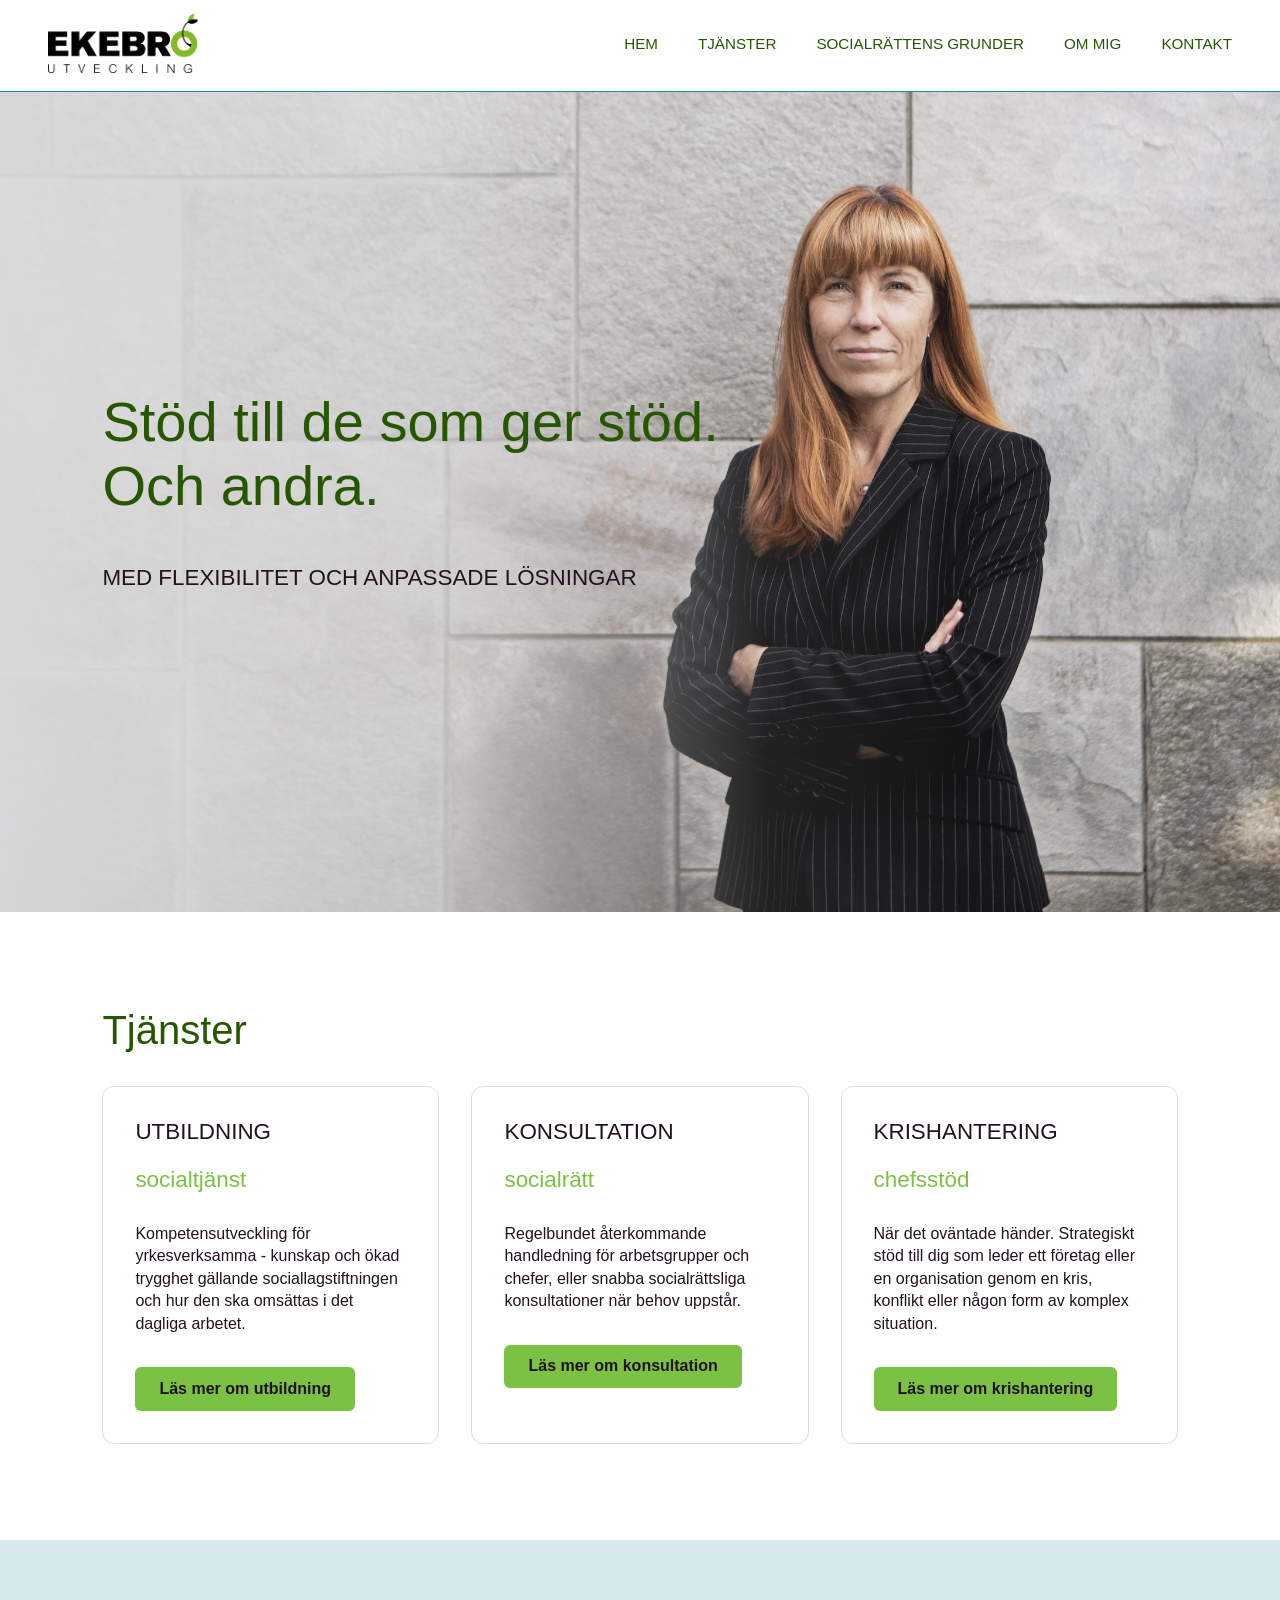
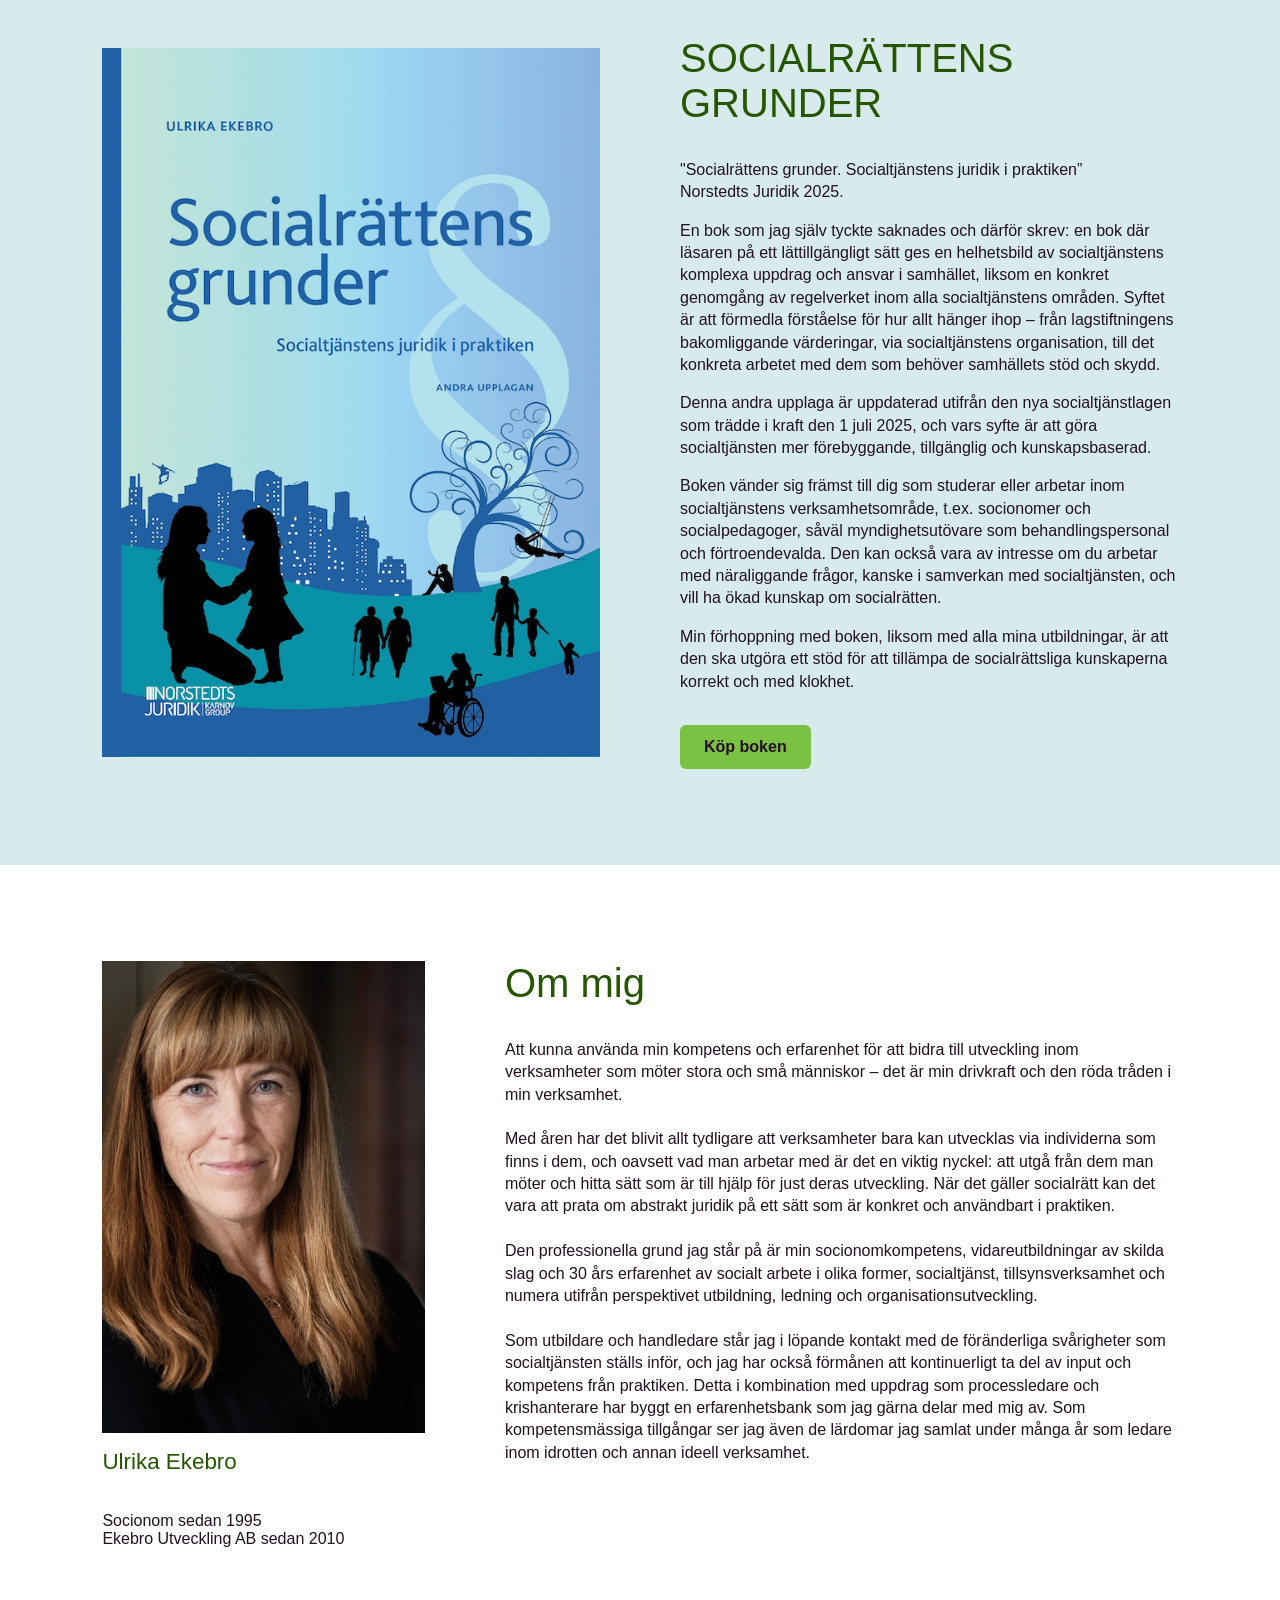
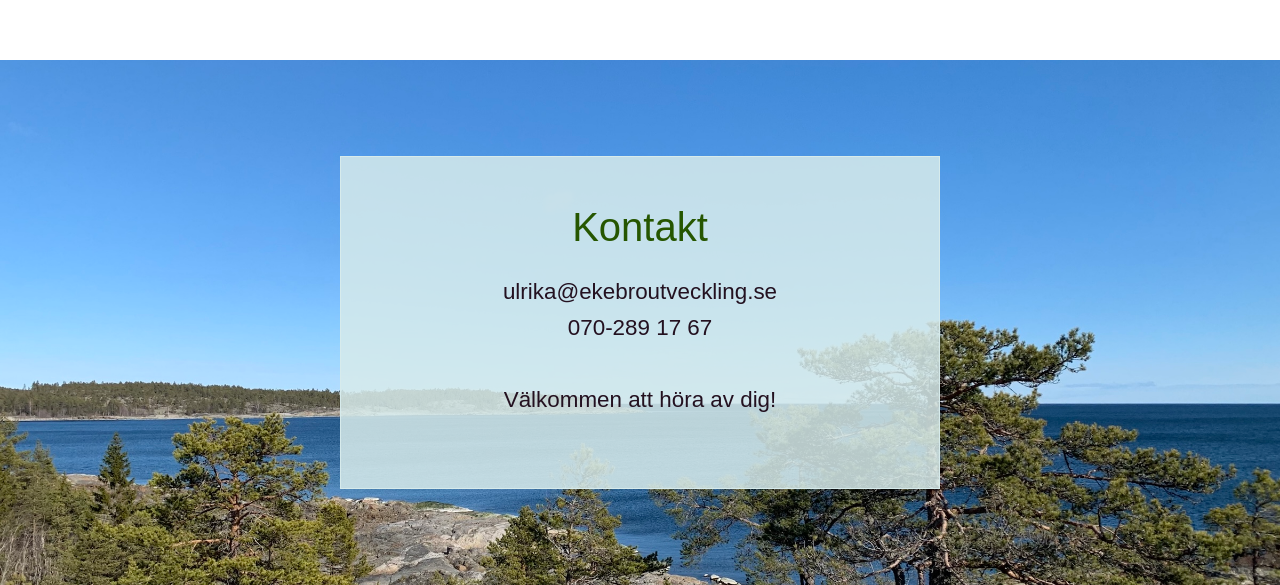
<file: index.html>
<!DOCTYPE html>
<html lang="sv">

<head>
    <meta charset="UTF-8">

    <meta name="viewport"
          content="width=device-width, initial-scale=1.0">

    <title>Ekebro Utveckling</title>

    <link rel="stylesheet" href="css/style.css">
</head>

<body>

<header>

    <nav class="navbar">

        <a href="index.html" class="logo">
            <img src="images/logo.png" alt="Ekebro Utveckling">
        </a>

        <button class="menu-toggle" aria-label="Öppna meny">
            <span></span>
            <span></span>
            <span></span>
        </button>

        <div class="nav-links">
            <a href="index.html#hem">HEM</a>
            <a href="index.html#tjanster">TJÄNSTER</a>
            <a href="index.html#bok">SOCIALRÄTTENS GRUNDER</a>
            <a href="index.html#om-mig">OM MIG</a>
            <a href="index.html#kontakt">KONTAKT</a>
        </div>

    </nav>

</header>

    <main>

        <section id="hem" class="hero">

            <div class="hero-content">

                <h1 class="hero-title desktop-title">
                    Stöd till de som ger stöd.<br>
                    Och andra.
                </h1>

                <h1 class="hero-title mobile-title">
                    Stöd till de<br>
                    som ger stöd.<br>
                    Och andra.
                </h1>

                <h3>
                    MED FLEXIBILITET OCH ANPASSADE LÖSNINGAR
                </h3>

            </div>

        </section>

        <section id="tjanster">

            <h2>Tjänster</h2>

            <div class="service-grid">

                <article class="service-card">

                    <h3>UTBILDNING</h3>
                    <h4>socialtjänst</h4>

                    <p>
                        Kompetensutveckling för yrkesverksamma - kunskap och ökad trygghet gällande sociallagstiftningen och hur den ska omsättas i det dagliga arbetet.
                    </p>

                    <a href="utbildning.html" class="button">
                        Läs mer om utbildning
                    </a>

                </article>


                <article class="service-card">

                    <h3>KONSULTATION</h3>
                    <h4>socialrätt</h4>

                    <p>
                        Regelbundet återkommande handledning för arbetsgrupper och chefer, eller snabba socialrättsliga konsultationer när behov uppstår. 
                    </p>

                    <a href="konsultation.html" class="button">
                        Läs mer om konsultation
                    </a>

                </article>


                <article class="service-card">

                    <h3>KRISHANTERING</h3>
                    <h4>chefsstöd</h4>

                    <p>
                        När det oväntade händer. Strategiskt stöd till dig som leder ett företag eller en organisation genom en kris, konflikt eller någon form av komplex situation.
                    </p>

                    <a href="krishantering.html" class="button">
                        Läs mer om krishantering
                    </a>

                </article>

            </div>

        </section>


        <section id="bok" class="book">

            <div class="book-image">

                <div>
                    <img src="images/book-cover.png" alt="Socialrättens grunder. Socialtjänstens juridik i praktiken">
                </div>

            </div>

            <div class="book-content">


<h2>
    SOCIALRÄTTENS GRUNDER
</h2>

            <p>
                "Socialrättens grunder. Socialtjänstens juridik i praktiken”
            <br>
                Norstedts Juridik 2025.
            </p>

            <p>
                En bok som jag själv tyckte saknades och därför skrev: en bok där läsaren på ett lättillgängligt sätt ges en helhetsbild av socialtjänstens komplexa uppdrag och ansvar i samhället, liksom en konkret genomgång av regelverket inom alla socialtjänstens områden. Syftet är att förmedla förståelse för hur allt hänger ihop – från lagstiftningens bakomliggande värderingar, via socialtjänstens organisation, till det konkreta arbetet med dem som behöver samhällets stöd och skydd.
            </p>

            <p>
                Denna andra upplaga är uppdaterad utifrån den nya socialtjänstlagen som trädde i kraft den 1 juli 2025, och vars syfte är att göra socialtjänsten mer förebyggande, tillgänglig och kunskapsbaserad.
            </p>

            <p>
                Boken vänder sig främst till dig som studerar eller arbetar inom socialtjänstens verksamhetsområde, t.ex. socionomer och socialpedagoger, såväl myndighetsutövare som behandlingspersonal och förtroendevalda. Den kan också vara av intresse om du arbetar med näraliggande frågor, kanske i samverkan med socialtjänsten, och vill ha ökad kunskap om socialrätten.
            </p>

            <p>
                Min förhoppning med boken, liksom med alla mina utbildningar, är att den ska utgöra ett stöd för att tillämpa de socialrättsliga kunskaperna korrekt och med klokhet.
            </p>

            <a
                href="https://shop.nj.se/products/socialrattens-grunder-1"
                class="button"
                target="_blank"
                rel="noopener noreferrer">
                Köp boken
            </a>
            

            </div>

        </section>


        <section id="om-mig" class="about">


        <div class="about-image">

            <div>
                <img src="images/portrait-black.jpg" alt="Ulrika Ekebro">
            </div>

            <div class="about-image-text">

                <p>
                    <h5>Ulrika Ekebro</h5>
                    Socionom sedan 1995
                    <br>
                    Ekebro Utveckling AB sedan 2010
                </p>

            </div>

        </div>


        <div class="about-content">

            <h2>Om mig</h2>

            <p>
                Att kunna använda min kompetens och erfarenhet för att bidra till utveckling inom verksamheter som möter stora och små människor – det är min drivkraft och den röda tråden i min verksamhet.
                <br><br>
                Med åren har det blivit allt tydligare att verksamheter bara kan utvecklas via individerna som finns i dem, och oavsett vad man arbetar med är det en viktig nyckel: att utgå från dem man möter och hitta sätt som är till hjälp för just deras utveckling. När det gäller socialrätt kan det vara att prata om abstrakt juridik på ett sätt som är konkret och användbart i praktiken.
                <br><br>
                Den professionella grund jag står på är min socionomkompetens, vidareutbildningar av skilda slag och 30 års erfarenhet av socialt arbete i olika former, socialtjänst, tillsynsverksamhet och numera utifrån perspektivet utbildning, ledning och organisationsutveckling.
                <br><br>
                Som utbildare och handledare står jag i löpande kontakt med de föränderliga svårigheter som socialtjänsten ställs inför, och jag har också förmånen att kontinuerligt ta del av input och kompetens från praktiken. Detta i kombination med uppdrag som processledare och krishanterare har byggt en erfarenhetsbank som jag gärna delar med mig av. Som kompetensmässiga tillgångar ser jag även de lärdomar jag samlat under många år som ledare inom idrotten och annan ideell verksamhet.
            </p>


        </div>


        </section>



    <section id="kontakt" class="contact">

        <div class="contact-box">

            <h2>Kontakt</h2>

            <h3>
                <a href="mailto:ulrika@ekebroutveckling.se">
                    ulrika@ekebroutveckling.se
                </a>

                <br>

                <a href="tel:+46702891767" id="phone-link">
                    070-289 17 67
                </a>

                <br><br>

                Välkommen att höra av dig!
            </h3>

        </div>

    </section>



    </main>
    
    <script src="js/script.js"></script>

</body>
</html>
</file>
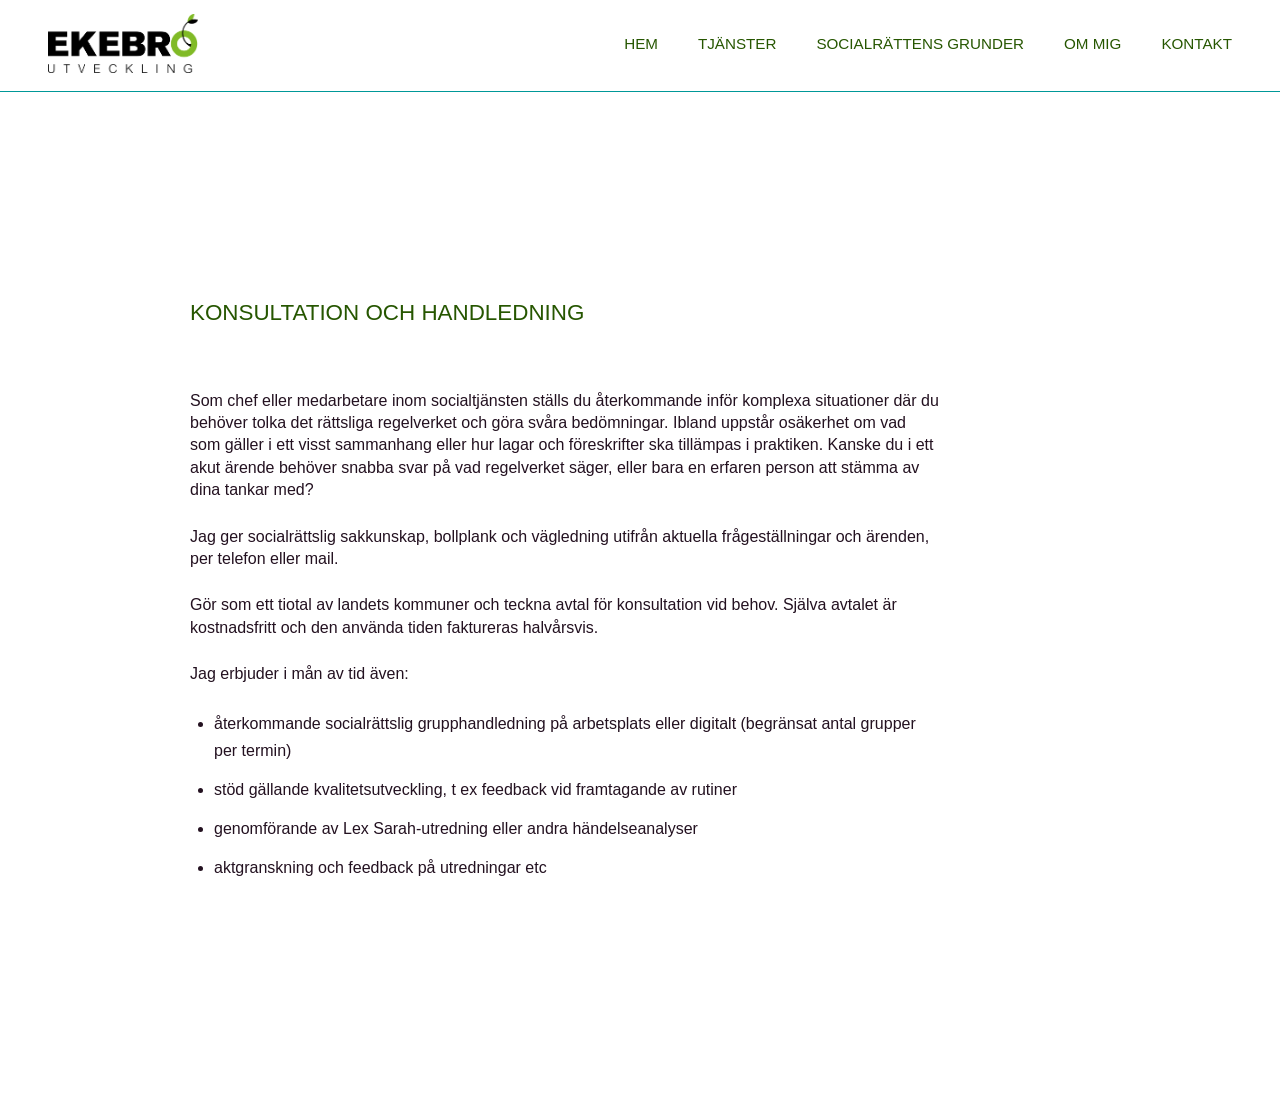
<file: konsultation.html>
<!DOCTYPE html>

<html lang="sv">

<head>
    <meta charset="UTF-8">


<meta name="viewport"
      content="width=device-width, initial-scale=1.0">

<title>Konsultation | Ekebro Utveckling</title>

<link rel="stylesheet" href="css/style.css">


</head>

<body>

<header>


<nav class="navbar">

    <a href="index.html" class="logo">
        <img src="images/logo.png" alt="Ekebro Utveckling">
    </a>

    <button class="menu-toggle" aria-label="Öppna meny">
        <span></span>
        <span></span>
        <span></span>
    </button>

    <div class="nav-links">
        <a href="index.html#hem">HEM</a>
        <a href="index.html#tjanster">TJÄNSTER</a>
        <a href="index.html#bok">SOCIALRÄTTENS GRUNDER</a>
        <a href="index.html#om-mig">OM MIG</a>
        <a href="index.html#kontakt">KONTAKT</a>
    </div>

</nav>


</header>

<main>


<section>

    <div class="service-page">

        <div class="service-page-header">

            <h5>KONSULTATION OCH HANDLEDNING</h5>

        </div>


        <div class="service-page-content">

            <p>
                Som chef eller medarbetare inom socialtjänsten ställs du återkommande inför komplexa situationer där du behöver tolka det rättsliga regelverket och göra svåra bedömningar. Ibland uppstår osäkerhet om vad som gäller i ett visst sammanhang eller hur lagar och föreskrifter ska tillämpas i praktiken. Kanske du i ett akut ärende behöver snabba svar på vad regelverket säger, eller bara en erfaren person att stämma av dina tankar med?
            </p>

            <p>
                Jag ger socialrättslig sakkunskap, bollplank och vägledning utifrån aktuella frågeställningar och ärenden, per telefon eller mail.
            </p>

            <p>
                Gör som ett tiotal av landets kommuner och teckna avtal för konsultation vid behov. Själva avtalet är kostnadsfritt och den använda tiden faktureras halvårsvis.
            </p>


            <p>
                Jag erbjuder i mån av tid även:
            </p>

            <ul>
                <li>
                    återkommande socialrättslig grupphandledning på arbetsplats eller digitalt (begränsat antal grupper per termin)
                </li>

                <li>
                    stöd gällande kvalitetsutveckling, t ex feedback vid framtagande av rutiner
                </li>

                <li>
                    genomförande av Lex Sarah-utredning eller andra händelseanalyser
                </li>

                <li>
                    aktgranskning och feedback på utredningar etc
                </li>
            </ul>

        </div>

    </div>

</section>


</main>

<script src="js/script.js"></script>

</body>
</html>
</file>
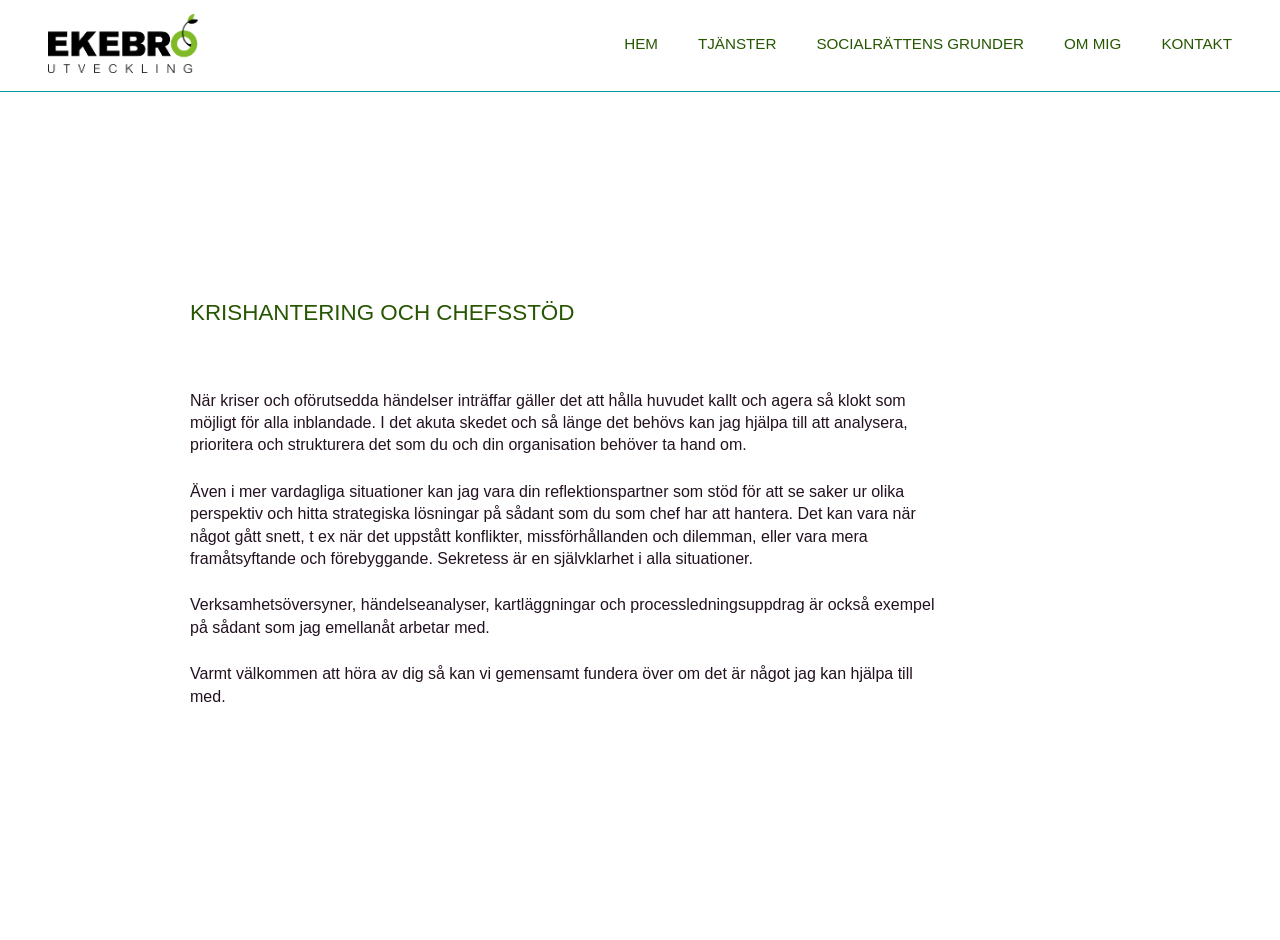
<file: krishantering.html>
<!DOCTYPE html>

<html lang="sv">

<head>
    <meta charset="UTF-8">


<meta name="viewport"
      content="width=device-width, initial-scale=1.0">

<title>Krishantering | Ekebro Utveckling</title>

<link rel="stylesheet" href="css/style.css">


</head>

<body>

<header>


<nav class="navbar">

    <a href="index.html" class="logo">
        <img src="images/logo.png" alt="Ekebro Utveckling">
    </a>

    <button class="menu-toggle" aria-label="Öppna meny">
        <span></span>
        <span></span>
        <span></span>
    </button>

    <div class="nav-links">
        <a href="index.html#hem">HEM</a>
        <a href="index.html#tjanster">TJÄNSTER</a>
        <a href="index.html#bok">SOCIALRÄTTENS GRUNDER</a>
        <a href="index.html#om-mig">OM MIG</a>
        <a href="index.html#kontakt">KONTAKT</a>
    </div>

</nav>


</header>

<main>


<section>

    <div class="service-page">

        <div class="service-page-header">

            <h5>KRISHANTERING OCH CHEFSSTÖD</h5>

        </div>


        <div class="service-page-content">

            <p>
                När kriser och oförutsedda händelser inträffar gäller det att hålla huvudet kallt och agera så klokt som möjligt för alla inblandade. I det akuta skedet och så länge det behövs kan jag hjälpa till att analysera, prioritera och strukturera det som du och din organisation behöver ta hand om.
            </p>

            <p>
                Även i mer vardagliga situationer kan jag vara din reflektionspartner som stöd för att se saker ur olika perspektiv och hitta strategiska lösningar på sådant som du som chef har att hantera. Det kan vara när något gått snett, t ex när det uppstått konflikter, missförhållanden och dilemman, eller vara mera framåtsyftande och förebyggande. Sekretess är en självklarhet i alla situationer.
            </p>

            <p>
                Verksamhetsöversyner, händelseanalyser, kartläggningar och processledningsuppdrag är också exempel på sådant som jag emellanåt arbetar med.
            </p>

            <p>
                Varmt välkommen att höra av dig så kan vi gemensamt fundera över om det är något jag kan hjälpa till med.
            </p>

        </div>

    </div>

</section>


</main>

<script src="js/script.js"></script>

</body>
</html>
</file>
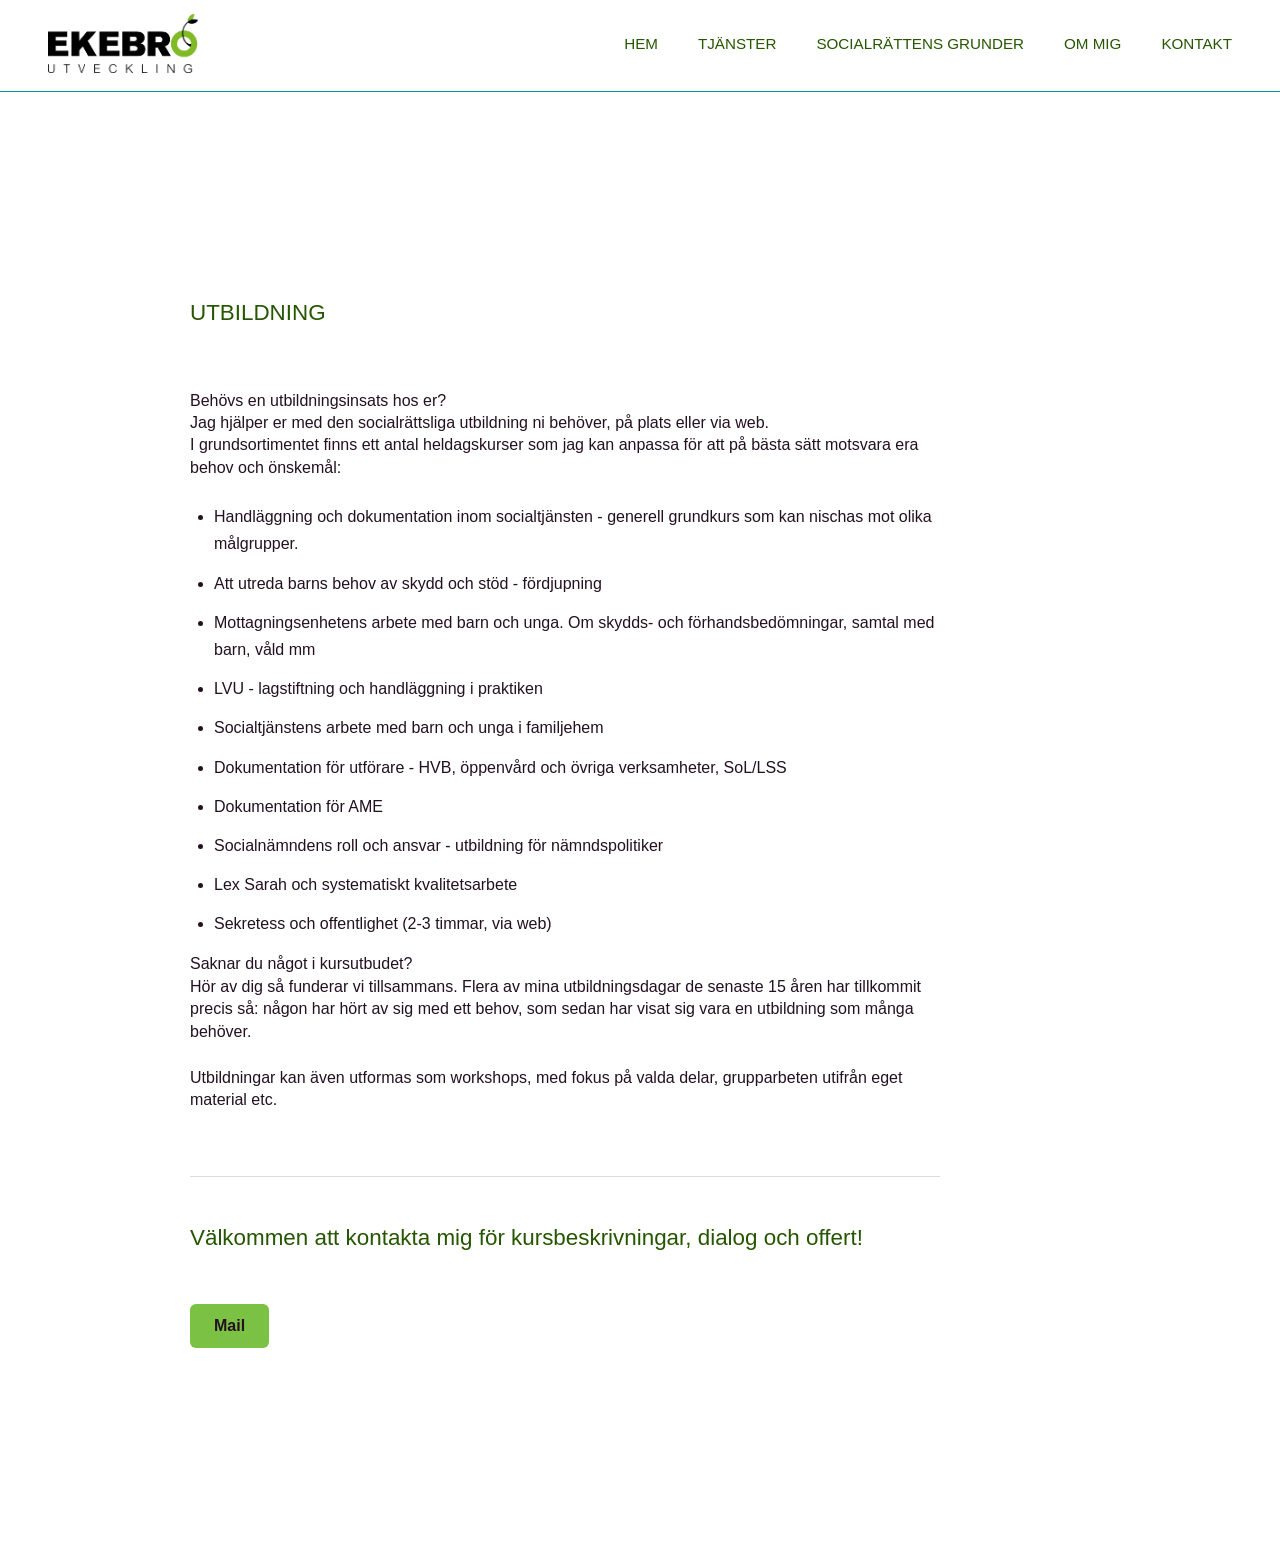
<file: utbildning.html>
<!DOCTYPE html>

<html lang="sv">

<head>
    <meta charset="UTF-8">


<meta name="viewport"
      content="width=device-width, initial-scale=1.0">

<title>Utbildning | Ekebro Utveckling</title>

<link rel="stylesheet" href="css/style.css">


</head>

<body>

<header>


<nav class="navbar">

    <a href="index.html" class="logo">
        <img src="images/logo.png" alt="Ekebro Utveckling">
    </a>

    <button class="menu-toggle" aria-label="Öppna meny">
        <span></span>
        <span></span>
        <span></span>
    </button>

    <div class="nav-links">
        <a href="index.html#hem">HEM</a>
        <a href="index.html#tjanster">TJÄNSTER</a>
        <a href="index.html#bok">SOCIALRÄTTENS GRUNDER</a>
        <a href="index.html#om-mig">OM MIG</a>
        <a href="index.html#kontakt">KONTAKT</a>
    </div>

</nav>


</header>

<main>

<section>

    <div class="service-page">

        <div class="service-page-header">

            <h5>UTBILDNING</h5>

        </div>


        <div class="service-page-content">

            <p>
                Behövs en utbildningsinsats hos er?
            <br>
                Jag hjälper er med den socialrättsliga utbildning ni behöver, på plats eller via web.
            <br>
                I grundsortimentet finns ett antal heldagskurser som jag kan anpassa för att på bästa sätt motsvara era behov och önskemål:
            </p>

            <ul>
                <li>
                    Handläggning och dokumentation inom socialtjänsten - generell grundkurs som kan nischas mot olika målgrupper.
                </li>

                <li>
                    Att utreda barns behov av skydd och stöd - fördjupning
                </li>

                <li>
                    Mottagningsenhetens arbete med barn och unga. Om skydds- och förhandsbedömningar, samtal med barn, våld mm
                </li>

                <li>
                    LVU - lagstiftning och handläggning i praktiken
                </li>

                <li>
                    Socialtjänstens arbete med barn och unga i familjehem
                </li>

                <li>
                    Dokumentation för utförare - HVB, öppenvård och övriga verksamheter, SoL/LSS
                </li>

                <li>
                    Dokumentation för AME
                </li>

                <li>
                    Socialnämndens roll och ansvar - utbildning för nämndspolitiker
                </li>

                <li>
                    Lex Sarah och systematiskt kvalitetsarbete
                </li>

                <li>
                    Sekretess och offentlighet (2-3 timmar, via web)
                </li>
            </ul>


            <p>
                Saknar du något i kursutbudet?
                <br>
                Hör av dig så funderar vi tillsammans. Flera av mina utbildningsdagar de senaste 15 åren har tillkommit precis så: någon har hört av sig med ett behov, som sedan har visat sig vara en utbildning som många behöver.
            </p>

            <p>
                Utbildningar kan även utformas som workshops, med fokus på valda delar, grupparbeten utifrån eget material etc.
            </p>


            <div class="service-page-contact">

                <h5>Välkommen att kontakta mig för kursbeskrivningar, dialog och offert!</h5>

                <a
                    href="mailto:ulrika@ekebroutveckling.se"
                    class="button">
                    Mail
                </a>

            </div>

        </div>

    </div>

</section>


</main>

<script src="js/script.js"></script>

</body>
</html>
</file>
<file: css/style.css>
:root {
    /* Graphical profile */

    --primary-green: #7bc143;
    --secondary-turquoise: #009898;
    --secondary-green: #265600;

    --accent-blue: #d7ebec;
    --accent-grey: #dcdcde;

    --complement-black: #231120;
    --complement-white: #ffffff;
}


/* --------------------
   General
-------------------- */

* {
    box-sizing: border-box;
}

html {
    scroll-behavior: smooth;
    scroll-padding-top: var(--navbar-height);
}

body {
    margin: 0;
    font-family: "Poppins", sans-serif;
    color: var(--complement-black);
    background-color: var(--complement-white);
}

img {
    max-width: 100%;
    display: block;
}

a {
    color: inherit;
    text-decoration: none;
}


/* --------------------
   Typography
-------------------- */

h1,
h2,
h3,
h4,
h5 {
    margin-top: 0;
    color: var(--secondary-green);
    font-weight: 400;
}

h1 {
    font-size: 3.5rem;
    line-height: 1.15;
}

h2 {
    font-size: 2.5rem;
}

h3 {
    font-size: 1.4rem;
    color: var(--complement-black);
}

h4 {
    font-size: 1.4rem;
    color: var(--primary-green);
}

h5 {
    font-size: 1.4rem;
}


p {
    line-height: 1.4;
}


/* --------------------
   Navigation
-------------------- */

header {
    position: sticky;
    top: 0;
    z-index: 1000;

    background-color: var(--complement-white);
}

.navbar {
    display: flex;
    align-items: center;
    justify-content: space-between;

    max-width: 1400px;
    margin: 0 auto;

    padding: 0.9rem 3rem 1.1rem;

    border-bottom: 1px solid var(--secondary-turquoise);
}

.logo img {
    width: 150px;
    height: auto;
}

.nav-links {
    display: flex;
    align-items: center;
    gap: 2.5rem;
}

.nav-links a {
    position: relative;

    font-size: 0.95rem;
    font-weight: 500;

    color: var(--secondary-green);

    transition: color 0.2s ease;
}

.nav-links a:hover {
    color: var(--secondary-turquoise);
}

.nav-links a:hover::after {
    width: 100%;
}

.nav-links a::after {
    content: "";

    position: absolute;
    left: 0;
    bottom: -0.4rem;

    width: 0;
    height: 2px;

    background-color: var(--primary-green);

    transition: width 0.2s ease;
}

/* --------------------
   Sections
-------------------- */

section {
    padding: 6rem 8%;
}


/* --------------------
   Hero
-------------------- */

.hero {
    min-height: calc(100vh - 80px);

    display: flex;
    align-items: center;

    background-color: var(--accent-grey);

    background-image:
        linear-gradient(
            to right,
            rgba(220, 220, 222, 0.95) 0%,
            rgba(220, 220, 222, 0.75) 35%,
            rgba(220, 220, 222, 0.15) 60%,
            rgba(220, 220, 222, 0) 100%
        ),
        url("../images/pressbild-desktop.jpg");

    background-size: cover;
    background-position: center;
}

.hero-content {
    width: 70%;
    max-width: 700px;
}


/* --------------------
   Services
-------------------- */

.service-grid {
    display: grid;
    grid-template-columns: repeat(3, 1fr);
    gap: 2rem;
}

.service-card {
    padding: 2rem;

    background-color: var(--complement-white);
    border: 1px solid var(--accent-grey);
    border-radius: 12px;
}

/* --------------------
   Service Pages
-------------------- */

.service-page {
    max-width: 900px;
    margin: 0 auto;
    padding: 7rem 0;
}

.service-page-header {
    margin-bottom: 4rem;
}

.service-page-header h1 {
    margin-bottom: 0.75rem;
}

.service-page-header h4 {
    margin-bottom: 0;
    letter-spacing: 0.05em;
}

.service-page-content {
    max-width: 750px;
}

.service-page-content h2 {
    margin-top: 3.5rem;
    margin-bottom: 1.25rem;
}

.service-page-content p {
    margin-bottom: 1.5rem;
}

.service-page-content ul {
    line-height: 1.7;
    padding-left: 1.5rem;
}

.service-page-content li {
    margin-bottom: 0.75rem;
}

.service-page-contact {
    margin-top: 4rem;
    padding-top: 3rem;
    border-top: 1px solid var(--accent-grey);
}


/* --------------------
   Buttons
-------------------- */

.button {
    display: inline-block;

    padding: 0.8rem 1.5rem;
    margin-top: 1rem;

    background-color: var(--primary-green);
    color: var(--complement-black);

    border-radius: 6px;

    font-weight: 600;
}

.button:hover {
    background-color: var(--secondary-turquoise);
    color: var(--complement-white);
}


/* --------------------
   Book
-------------------- */

.book {
    display: flex;
    align-items: center;
    gap: 5rem;

    background-color: var(--accent-blue);
}

.book-image,
.book-content {
    flex: 1;
}


/* --------------------
   About
-------------------- */

.about {
    display: flex;
    align-items: flex-start;
    gap: 5rem;
}

.about-image {
    flex: 0 0 30%;
    aspect-ratio: 1 / 1;
}

.about-image img {
    width: 100%;
    height: 100%;
    object-fit: cover;
}

.about-content {
    flex: 1;
    max-width: 700px;
}

/* --------------------
   About Page
-------------------- */

.about-page {
    display: flex;
    align-items: flex-start;
    gap: 5rem;

    max-width: 1200px;
    margin: 0 auto;

    padding: 7rem 0;
}

.about-page-image {
    flex: 0 0 35%;
}

.about-page-image img {
    width: 100%;
    height: auto;
    display: block;
}

.about-page-content {
    flex: 1;
    max-width: 700px;
}

.about-page-content h1 {
    margin-bottom: 3rem;
}

.about-page-content p {
    margin-bottom: 1.5rem;
}

.about-page-contact {
    margin-top: 4rem;
    padding-top: 3rem;

    border-top: 1px solid var(--accent-grey);
}

.about-page-contact h2 {
    margin-bottom: 1rem;
}


/* --------------------
   Contact
-------------------- */

.contact {
    text-align: center;
    background-image: url("../images/hoga-kusten.jpg");
    background-size: cover;
    background-position: center;
    background-repeat: no-repeat;
}

.contact-box {
    max-width: 600px;
    margin: 0 auto;
    padding: 3rem;

    background-color: color-mix(in srgb, var(--accent-blue) 85%, transparent);
    border: 1px solid var(--accent-blue);

    text-align: center;
}

.contact-box h2 {
    margin-bottom: 1.5rem;
}

.contact-box h3 {
    line-height: 1.6;
}

.contact-box a {
    position: relative;

    text-decoration: none;

    transition: color 0.2s ease;
}

.contact-box a::after {
    content: "";

    position: absolute;
    left: 0;
    bottom: -0.2rem;

    width: 0;
    height: 2px;

    background-color: var(--primary-green);

    transition: width 0.2s ease;
}

.contact-box a:hover {
    color: var(--secondary-turquoise);
}

.contact-box a:hover::after {
    width: 100%;
}

/* --------------------
   Mobile
-------------------- */

.menu-toggle {
    display: none;
}

.mobile-title {
    display: none;
}

@media (max-width: 768px) {

    h1 {
        font-size: 2.5rem;
    }

    h2 {
        font-size: 2rem;
    }

    .navbar {
        padding: 0.7rem 1.5rem 1rem;
        position: relative;
    }

    .logo img {
        width: 130px;
    }

    .menu-toggle {
        display: flex;
        flex-direction: column;
        justify-content: space-between;

        width: 30px;
        height: 22px;

        padding: 0;
        border: none;
        background: none;

        cursor: pointer;
    }

    .menu-toggle span {
        display: block;
        width: 100%;
        height: 2px;
        background-color: var(--secondary-green);

        transition: transform 0.25s ease;
    }

    .menu-toggle.active span:nth-child(2) {
        opacity: 0;
    }

    .menu-toggle.active span:nth-child(1) {
        transform: translateY(10px) rotate(45deg);
    }

    .menu-toggle.active span:nth-child(2) {
        opacity: 0;
    }

    .menu-toggle.active span:nth-child(3) {
        transform: translateY(-10px) rotate(-45deg);
    }

    .nav-links {
        display: none;
        position: absolute;
        top: 100%;
        left: 0;
        right: 0;

        flex-direction: column;
        align-items: stretch;
        gap: 0;

        background-color: var(--complement-white);
        border-top: 1px solid var(--accent-grey);
        border-bottom: 1px solid var(--accent-grey);
    }

    .nav-links.active {
        display: flex;
    }

    .nav-links a {
    position: relative;
    width: fit-content;
    align-self: center;

    padding: 1rem 0;
    text-align: center;
    }

    .nav-links a::after {
        bottom: 0.5rem;
        left: 0;
        width: 0;
    }

    .nav-links a.active::after {
        width: 100%;
    }

    .desktop-title {
        display: none;
    }

    .mobile-title {
        display: block;
    }

   .hero {
    min-height: 100vh;

    align-items: flex-end;
        padding: 10rem 4% 4rem;

        background-image:
            linear-gradient(
                to top,
                rgba(220, 220, 222, 0.95) 0%,
                rgba(220, 220, 222, 0.7) 35%,
                rgba(220, 220, 222, 0.1) 65%,
                rgba(220, 220, 222, 0) 100%
            ),
            url("../images/pressbild-mobile.jpg");
    }

    .service-grid {
        grid-template-columns: 1fr;
    }

    .service-page {
        padding: 5rem 0;
    }

    .service-page-header {
        margin-bottom: 3rem;
    }

    .service-page-content h2 {
        margin-top: 2.5rem;
    }

    .book {
        flex-direction: column;
    }

    .about {
        flex-direction: column;
    }

    .about-page {
    flex-direction: column;
    gap: 3rem;

    padding: 4rem 6%;
    }

    .about-page-image {
        width: 100%;
    }

    .about-page-content {
        max-width: none;
    }

    .about-page-content h1 {
        margin-bottom: 2rem;
    }

    section {
        padding: 4rem 6%;
    }
}
</file>
